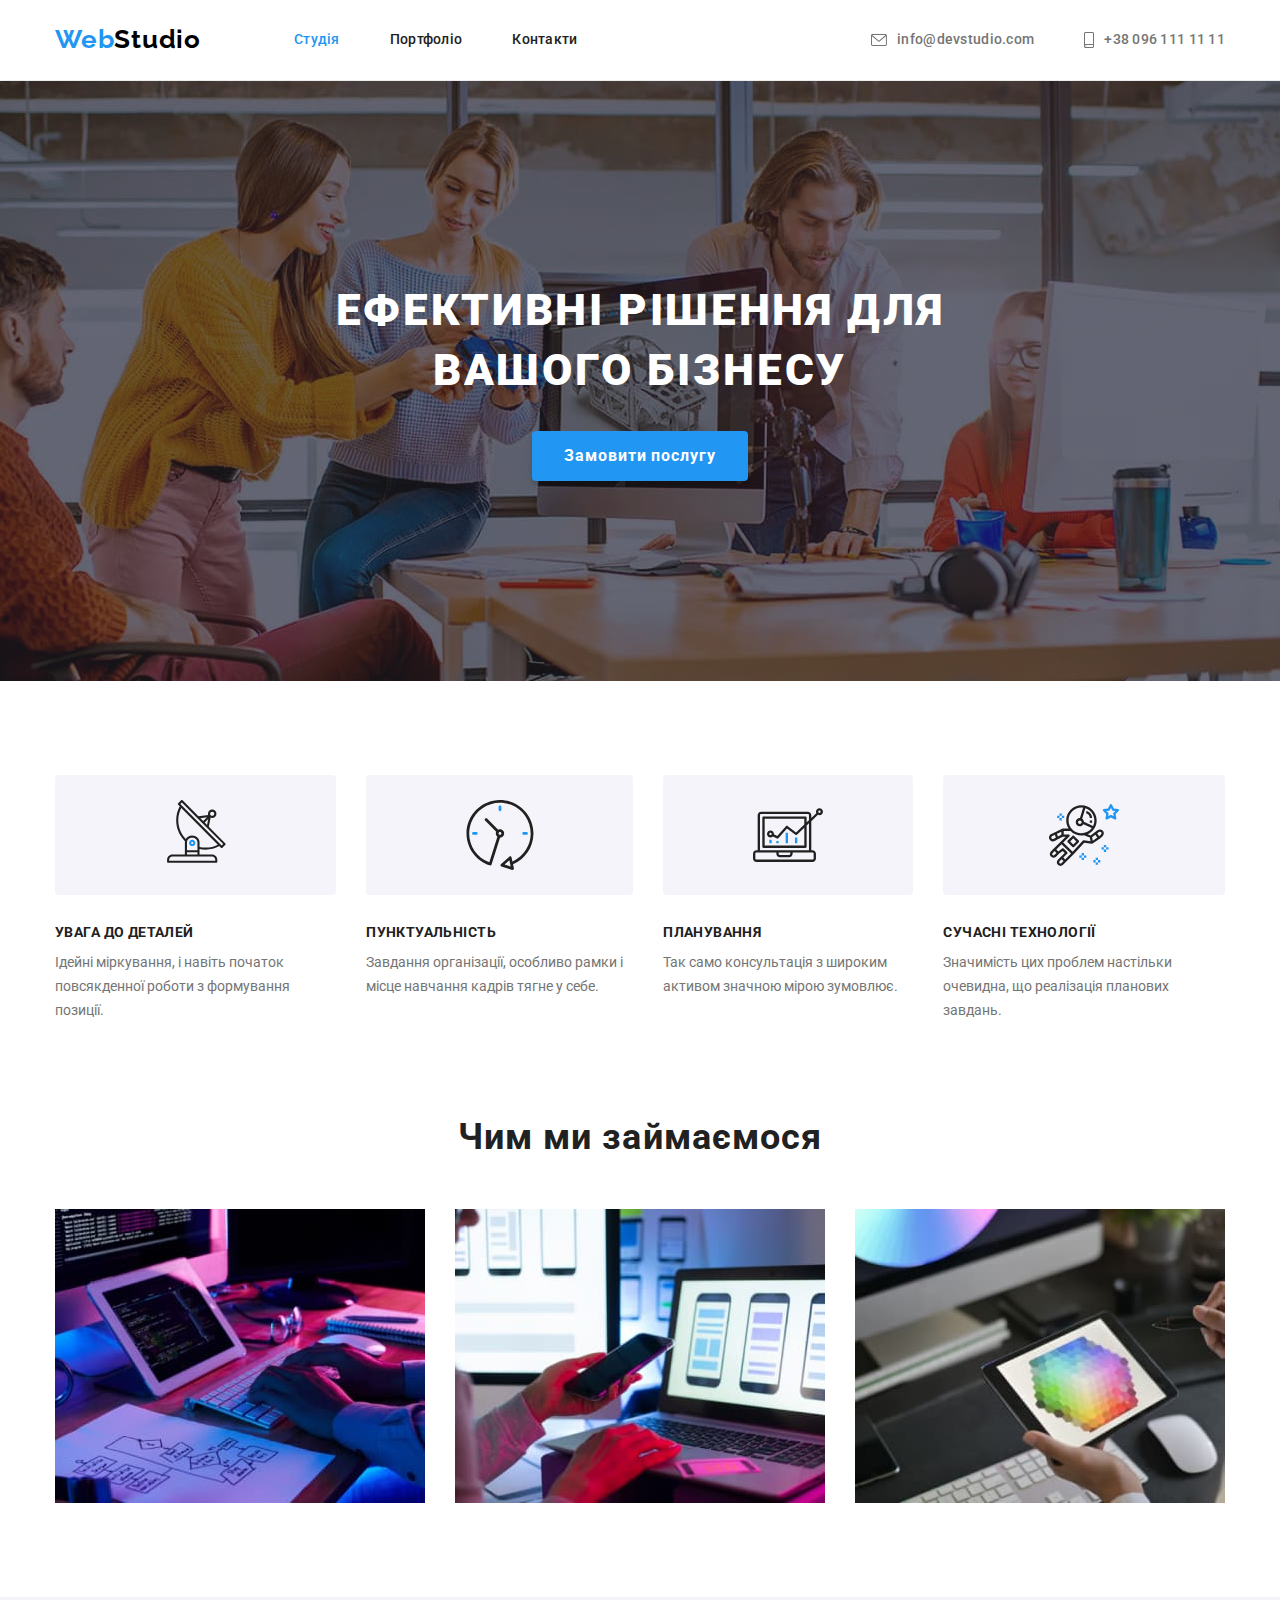
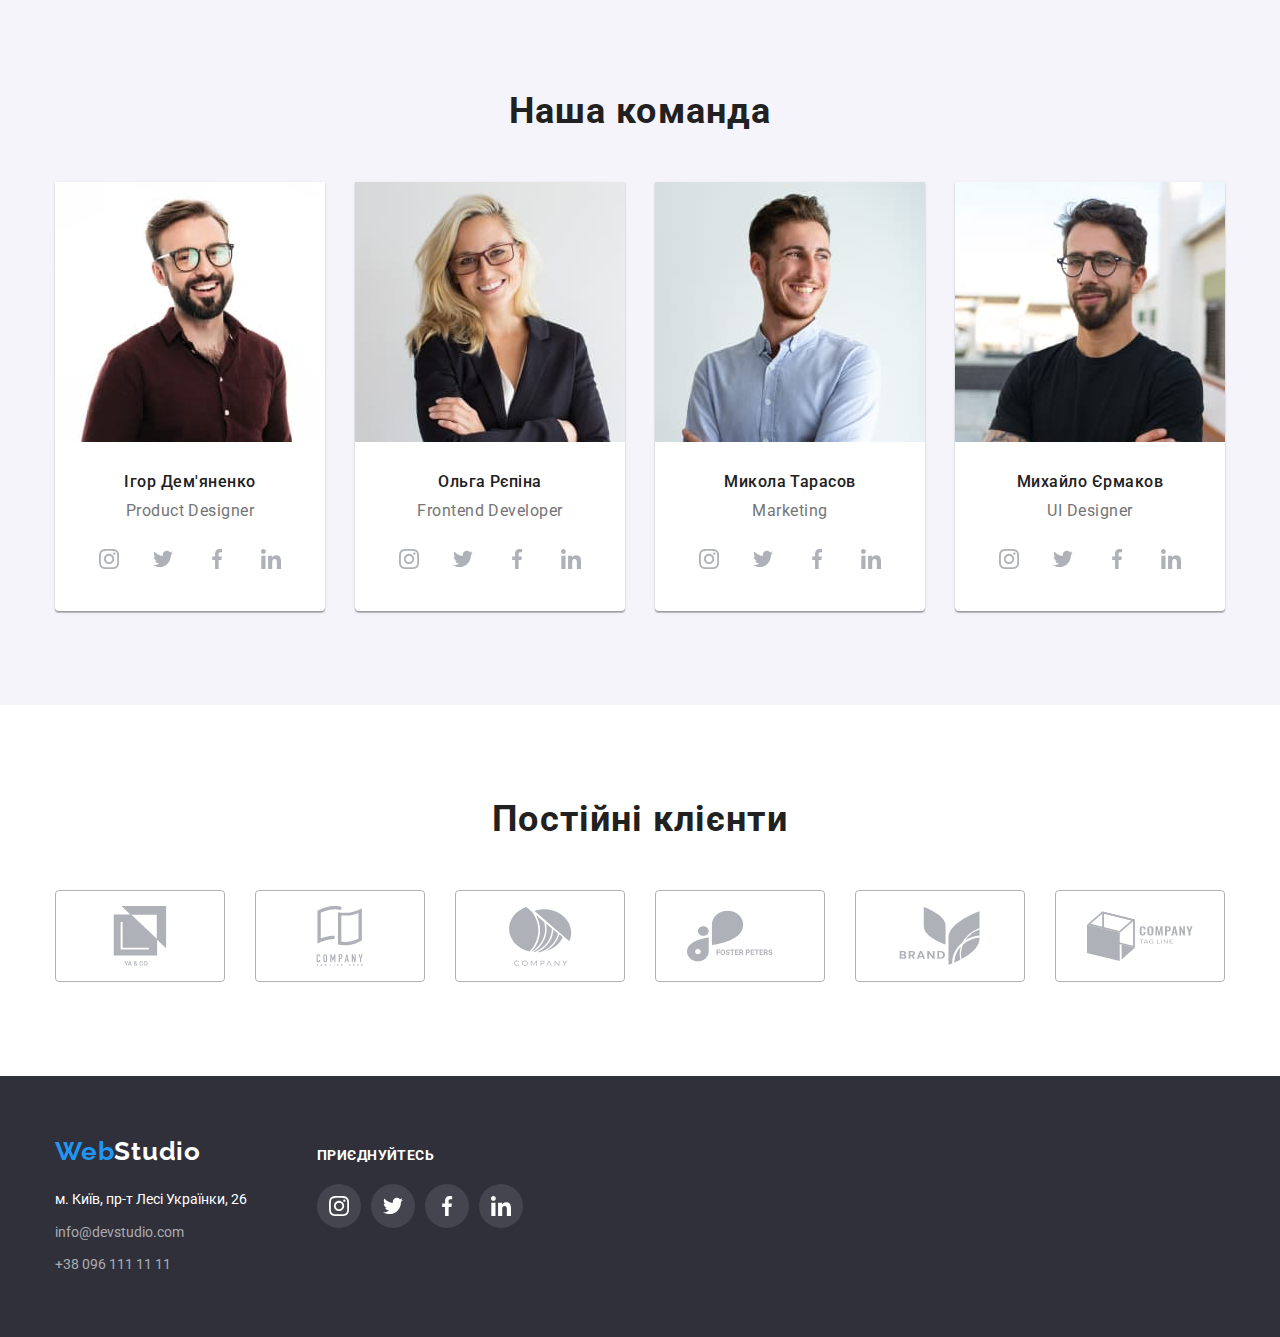
<file: index.html>
<!DOCTYPE html>
<html lang="en">
  <head>
    <meta charset="UTF-8" />
    <meta http-equiv="X-UA-Compatible" content="IE=edge" />
    <meta name="viewport" content="width=device-width, initial-scale=1.0" />
    <title>Document</title>
    <link rel="preconnect" href="https://fonts.googleapis.com" />
    <link rel="preconnect" href="https://fonts.gstatic.com" crossorigin />
    <link
      href="https://fonts.googleapis.com/css2?family=Raleway:wght@700&family=Roboto:wght@400;500;700;900&display=swap"
      rel="stylesheet"
    />
    <link
      rel="stylesheet"
      href="https://cdnjs.cloudflare.com/ajax/libs/modern-normalize/1.1.0/modern-normalize.min.css"
    />
    <link rel="stylesheet" href="./css/styles.css" />
  </head>
  <body class="body">
    <!---ШАПКА ПРОФІЛЯ-->
<header class="header">
  <div class="header-container  container">
    <nav class="main-nav">
      <a class="logo underline link" href="">Web<span class="black-logo">Studio</span>
      </a>
      <ul class="site-nav list">
        <li class="site-nav-item">
          <a href="./index.html" class="site-nav-link current underline link">Студія</a>

        </li>
        <li class="site-nav-item">
          <a href="./portfolio.html" class="site-nav-link  underline link">Портфоліо</a>
        </li>
        <li class="site-nav-item">
          <a href="" class="site-nav-link underline link">Контакти</a>
        </li>
      </ul>
    </nav>

    <!---ЗАКІНЧЕННЯ ШАПКИ ПРОФІЛЯ-->
    <!---АДРЕСА-->
    <ul class="contacts list">
      <li class="contacts-item">
        <a class="contacts-links underline link" href="malto:info@devstudio.com">
          <svg class="icon-header" width="16px" height="12px">
            <use href="./images/svg/sprite.svg#icon-envelope"></use>
          </svg>
          info@devstudio.com
        </a>
      </li>
      <li class="contacts-item">
        <a class="contacts-links underline link" href="tel:+380961111111">
          <svg class="icon-header" width="10px" height="16px">
            <use href="./images/svg/sprite.svg#icon-smartphone"></use>
          </svg>
          +38 096 111 11 11</a>
      </li>
    </ul>
  </div>
</header>

    <!---ЗАКІНЧЕННЯ АДРЕСИ-->

    <!---КНОПКА Замовити послугу-->
    <main>
      <section class="hero section-hero">
        <div class="container">
          <h1 class="hero-title">Ефективні рішення для <br> вашого бізнесу</h1>
          <button class="hero-button" type="button">Замовити послугу</button>
        </div>
      </section>
      <!---КІНЕЦЬ КНОПКА Замовити послугу -->

      <!---ОСОБЛИВОСТІ -->
      <section class="features section">
        <div class="container">
          <h2 class="visually-hidden">Наші переваги</h2>
          <ul class="features-list list">
            <li>
              <div class="icon-bg">
                <svg class="features-icon">
                  <use href="./images/svg/sprite.svg#icon-antenna"></use>
                </svg>
              </div>
              <h3 class="features-title">УВАГА ДО ДЕТАЛЕЙ</h3>
              <p class="features-text">
                Ідейні міркування, і навіть початок повсякденної роботи з
                формування позиції.
              </p>
            </li>
            <li>
              <div class="icon-bg">
                <svg class="features-icon">
                  <use href="./images/svg/sprite.svg#icon-clock"></use>
                </svg>
              </div>
              <h3 class="features-title">ПУНКТУАЛЬНІСТЬ</h3>
              <p class="features-text">
                Завдання організації, особливо рамки і місце навчання кадрів
                тягне у себе.
              </p>
            </li>
            <li>
              <div class="icon-bg">
                <svg class="features-icon">
                  <use href="./images/svg/sprite.svg#icon-diagram"></use>
                </svg>
              </div>
              <h3 class="features-title">ПЛАНУВАННЯ</h3>
              <p class="features-text">
                Так само консультація з широким активом значною мірою зумовлює.
              </p>
            </li>
            <li>
              <div class="icon-bg">
                <svg class="features-icon">
                  <use href="./images/svg/sprite.svg#icon-astronaut"></use>
                </svg>
              </div>
              <h3 class="features-title">СУЧАСНІ ТЕХНОЛОГІЇ</h3>
              <p class="features-text">
                Значимість цих проблем настільки очевидна, що реалізація
                планових завдань.
              </p>
            </li>
          </ul>
        </div>
      </section>
      <!---КІНЕЦЬ ОСОБЛИВОСТІ -->

      <!--ЗАГОЛОВОК Чим ми займаємося-->
      <section class="about section section-about">
        <div class="container">
          <h2 class="heading">Чим ми займаємося</h2>
          <ul class="about-list list">
            <li class="about-item">
              <img
                src="./images/img1.jpg"
                alt="Друкує на клавіатурі"
                width="370"
              />
            </li>
            <li class="about-item">
              <img
                src="./images/img2.jpg"
                alt="Тримає телефон в руці"
                width="370"
              />
            </li>
            <li class="about-item">
              <img
                src="./images/img3.jpg"
                alt="Тримає планшет в руці"
                width="370"
              />
            </li>
          </ul>
        </div>
      </section>
      <!--КІНЕЦЬ ЗАГОЛОВОК Чим ми займаємося-->

      <!--КОМАНДА ПРАЦІВНИКІВ-->
      <section class="staff section">
        <div class="container">
          <h2 class="heading">Наша команда</h2>
          <ul class="staff-list list">
            <li class="staff-item">
              <img
                src="./images/team/team1.jpg"
                alt="Фото Ігора Дем'яненко"
                width="270"
              />
              <div class="staff-list-content">
              <h3 class="staff-title">Ігор Дем'яненко</h3>
              <p class="staff-text">Product Designer</p>
              <ul class="social-list list">
                <li class="social-item">
                  <a class="social-link" href="https://www.instagram.com/" target="_blank" rel="noreferrer noopener">
                    <svg class="social-icon">
                      <use href="./images/svg/sprite.svg#icon-instagram"></use>
                    </svg>
                  </a>
                </li>
                <li class="social-item">
                  <a class="social-link" href="https://twitter.com/" target="_blank" rel="noreferrer noopener">
                    <svg class="social-icon">
                      <use href="./images/svg/sprite.svg#icon-twitter"></use>
                    </svg>
                  </a>
                </li>
                <li class="social-item">
                  <a class="social-link" href="https://www.facebook.com/" target="_blank" rel="noreferrer noopener">
                    <svg class="social-icon">
                      <use href="./images/svg/sprite.svg#icon-facebook"></use>
                    </svg>
                  </a>
                </li>
                <li class="social-item">
                  <a class="social-link" href="https://www.linkedin.com/" target="_blank" rel="noreferrer noopener">
                    <svg class="social-icon">
                      <use href="./images/svg/sprite.svg#icon-linkedin"></use>
                    </svg>
                  </a>
                </li>
              </ul>
              </div>
            </li>
            <li class="staff-item">
              <img
                src="./images/team/team2.jpg"
                alt="Фото Ольга Рєпіна"
                width="270"
              />
              <div class="staff-list-content">
                <h3 class="staff-title">Ольга Рєпіна</h3>
                <p class="staff-text">Frontend Developer</p>
                <ul class="social-list list">
                  <li class="social-item">
                    <a class="social-link" href="https://www.instagram.com/" target="_blank" rel="noreferrer noopener">
                      <svg class="social-icon">
                        <use href="./images/svg/sprite.svg#icon-instagram"></use>
                      </svg>
                    </a>
                  </li>
                  <li class="social-item">
                    <a class="social-link" href="https://twitter.com/" target="_blank" rel="noreferrer noopener">
                      <svg class="social-icon">
                        <use href="./images/svg/sprite.svg#icon-twitter"></use>
                      </svg>
                    </a>
                  </li>
                  <li class="social-item">
                    <a class="social-link" href="https://www.facebook.com/" target="_blank" rel="noreferrer noopener">
                      <svg class="social-icon">
                        <use href="./images/svg/sprite.svg#icon-facebook"></use>
                      </svg>
                    </a>
                  </li>
                  <li class="social-item">
                    <a class="social-link" href="https://www.linkedin.com/" target="_blank" rel="noreferrer noopener">
                      <svg class="social-icon">
                        <use href="./images/svg/sprite.svg#icon-linkedin"></use>
                      </svg>
                    </a>
                  </li>
                </ul>
              </div>
            </li>
            <li class="staff-item">
              <img
                src="./images/team/team3.jpg"
                alt="Фото Микола Тарасов"
                width="270"
              />
              <div class="staff-list-content">
                <h3 class="staff-title">Микола Тарасов</h3>
                <p class="staff-text">Marketing</p>
                <ul class="social-list list">
                  <li class="social-item">
                    <a class="social-link" href="https://www.instagram.com/" target="_blank" rel="noreferrer noopener">
                      <svg class="social-icon">
                        <use href="./images/svg/sprite.svg#icon-instagram"></use>
                      </svg>
                    </a>
                  </li>
                  <li class="social-item">
                    <a class="social-link" href="https://twitter.com/" target="_blank" rel="noreferrer noopener">
                      <svg class="social-icon">
                        <use href="./images/svg/sprite.svg#icon-twitter"></use>
                      </svg>
                    </a>
                  </li>
                  <li class="social-item">
                    <a class="social-link" href="https://www.facebook.com/" target="_blank" rel="noreferrer noopener">
                      <svg class="social-icon">
                        <use href="./images/svg/sprite.svg#icon-facebook"></use>
                      </svg>
                    </a>
                  </li>
                  <li class="social-item">
                    <a class="social-link" href="https://www.linkedin.com/" target="_blank" rel="noreferrer noopener">
                      <svg class="social-icon">
                        <use href="./images/svg/sprite.svg#icon-linkedin"></use>
                      </svg>
                    </a>
                  </li>
                </ul>
              </div>
            </li>
            <li class="staff-item">
              <img
                src="./images/team/team4.jpg"
                alt="Фото Михайло Єрмаков"
                width="270"
              />
              <div class="staff-list-content">
                <h3 class="staff-title">Михайло Єрмаков</h3>
                <p class="staff-text">UI Designer</p>
                <ul class="social-list list">
                  <li class="social-item">
                    <a class="social-link" href="https://www.instagram.com/" target="_blank" rel="noreferrer noopener">
                      <svg class="social-icon">
                        <use href="./images/svg/sprite.svg#icon-instagram"></use>
                      </svg>
                    </a>
                  </li>
                  <li class="social-item">
                    <a class="social-link" href="https://twitter.com/" target="_blank" rel="noreferrer noopener">
                      <svg class="social-icon">
                        <use href="./images/svg/sprite.svg#icon-twitter"></use>
                      </svg>
                    </a>
                  </li>
                  <li class="social-item">
                    <a class="social-link" href="https://www.facebook.com/" target="_blank" rel="noreferrer noopener">
                      <svg class="social-icon">
                        <use href="./images/svg/sprite.svg#icon-facebook"></use>
                      </svg>
                    </a>
                  </li>
                  <li class="social-item">
                    <a class="social-link" href="https://www.linkedin.com/" target="_blank" rel="noreferrer noopener">
                      <svg class="social-icon">
                        <use href="./images/svg/sprite.svg#icon-linkedin"></use>
                      </svg>
                    </a>
                  </li>
                </ul>
              </div>
            </li>
          </ul>
        </div>
      </section>

           <!--Постійні клієнти-->
           <section class="section">
            <div class="container">
              <h2 class="heading">Постійні клієнти</h2>
              <ul class="client-list list">
                <li class="client-item">
                  <a class="client-link" href="">
                    <svg class="client-icon">
                      <use href="./images/svg/sprite.svg#icon-group"></use>
                    </svg>
                  </a>
                </li>
                <li class="client-item">
                  <a class="client-link" href="">
                    <svg class="client-icon">
                      <use href="./images/svg/sprite.svg#icon-group1"></use>
                    </svg>
                  </a>
                </li>
                <li class="client-item">
                  <a class="client-link" href="">
                    <svg class="client-icon">
                      <use href="./images/svg/sprite.svg#icon-group2"></use>
                    </svg>
                  </a>
                </li>
                <li class="client-item">
                  <a class="client-link" href="">
                    <svg class="client-icon">
                      <use href="./images/svg/sprite.svg#icon-group3"></use>
                    </svg>
                  </a>
                </li>
                <li class="client-item">
                  <a class="client-link" href="">
                    <svg class="client-icon">
                      <use href="./images/svg/sprite.svg#icon-group4"></use>
                    </svg>
                  </a>
                </li>
                <li class="client-item">
                  <a class="client-link" href="">
                    <svg class="client-icon">
                      <use href="./images/svg/sprite.svg#icon-group5"></use>
                    </svg>
                  </a>
                </li>
              </ul>
            </div>
           </section>
      <!--КІНЕЦЬ КОМАНДА ПРАЦІВНИКІВ-->
      <!--footer-->
    <footer class="footer">
      <div class="footer-container container">
        <div class="">
          <a class="logo-footer underline link" href="/index.html">Web<span class="white-logo">Studio</span>
          </a>
          <address class="address">
            <ul class="address-list list">
              <li class="address-item">
                <a href="https://goo.gl/maps/HCuwmD3rSAXzaj4Q9" class="address-link underline link" target="_blank"
                  rel="noreferrer noopener">м. Київ, пр-т Лесі Українки, 26</a>
              </li>
              <li class="footer-social">
                <a href="malto:info@devstudio.com" class="contacts-links-footer underline link">info@devstudio.com</a>
              </li>
              <li class="footer-social">
                <a href="tel:+380961111111" class="contacts-links-footer underline link">+38 096 111 11 11</a>
              </li>
            </ul>
          </address>
        </div>
        <div class="social-footer">
          <p class="social-footer-title">приєднуйтесь</p>
          <ul class="social-footer-list list">
            <li class="social-footer-item">
              <a class="social-footer-link" href="https://www.instagram.com/" target="_blank" rel="noreferrer noopener">
                <svg class="social-footer-icon" >
                  <use href="./images/svg/sprite.svg#icon-instagram"></use>
                </svg>
              </a>
            </li>
            <li class="social-footer-item">
              <a class="social-footer-link" href="https://twitter.com/" target="_blank" rel="noreferrer noopener">
                <svg class="social-footer-icon">
                  <use href="./images/svg/sprite.svg#icon-twitter"></use>
                </svg>
              </a>
            </li>
            <li class="social-footer-item">
              <a class="social-footer-link" href="https://www.facebook.com/" target="_blank" rel="noreferrer noopener">
                <svg class="social-footer-icon">
                  <use href="./images/svg/sprite.svg#icon-facebook"></use>
                </svg>
              </a>
            </li>
            <li class="social-footer-item">
              <a class="social-footer-link" href="https://www.linkedin.com/" target="_blank" rel="noreferrer noopener">
                <svg class="social-footer-icon">
                  <use href="./images/svg/sprite.svg#icon-linkedin"></use>
                </svg>
              </a>
            </li>
          </ul>
        </div>
      </div>
    </footer>
      <!--КІНЕЦЬ footer-->
    </main>
  </body>
</html>
</file>
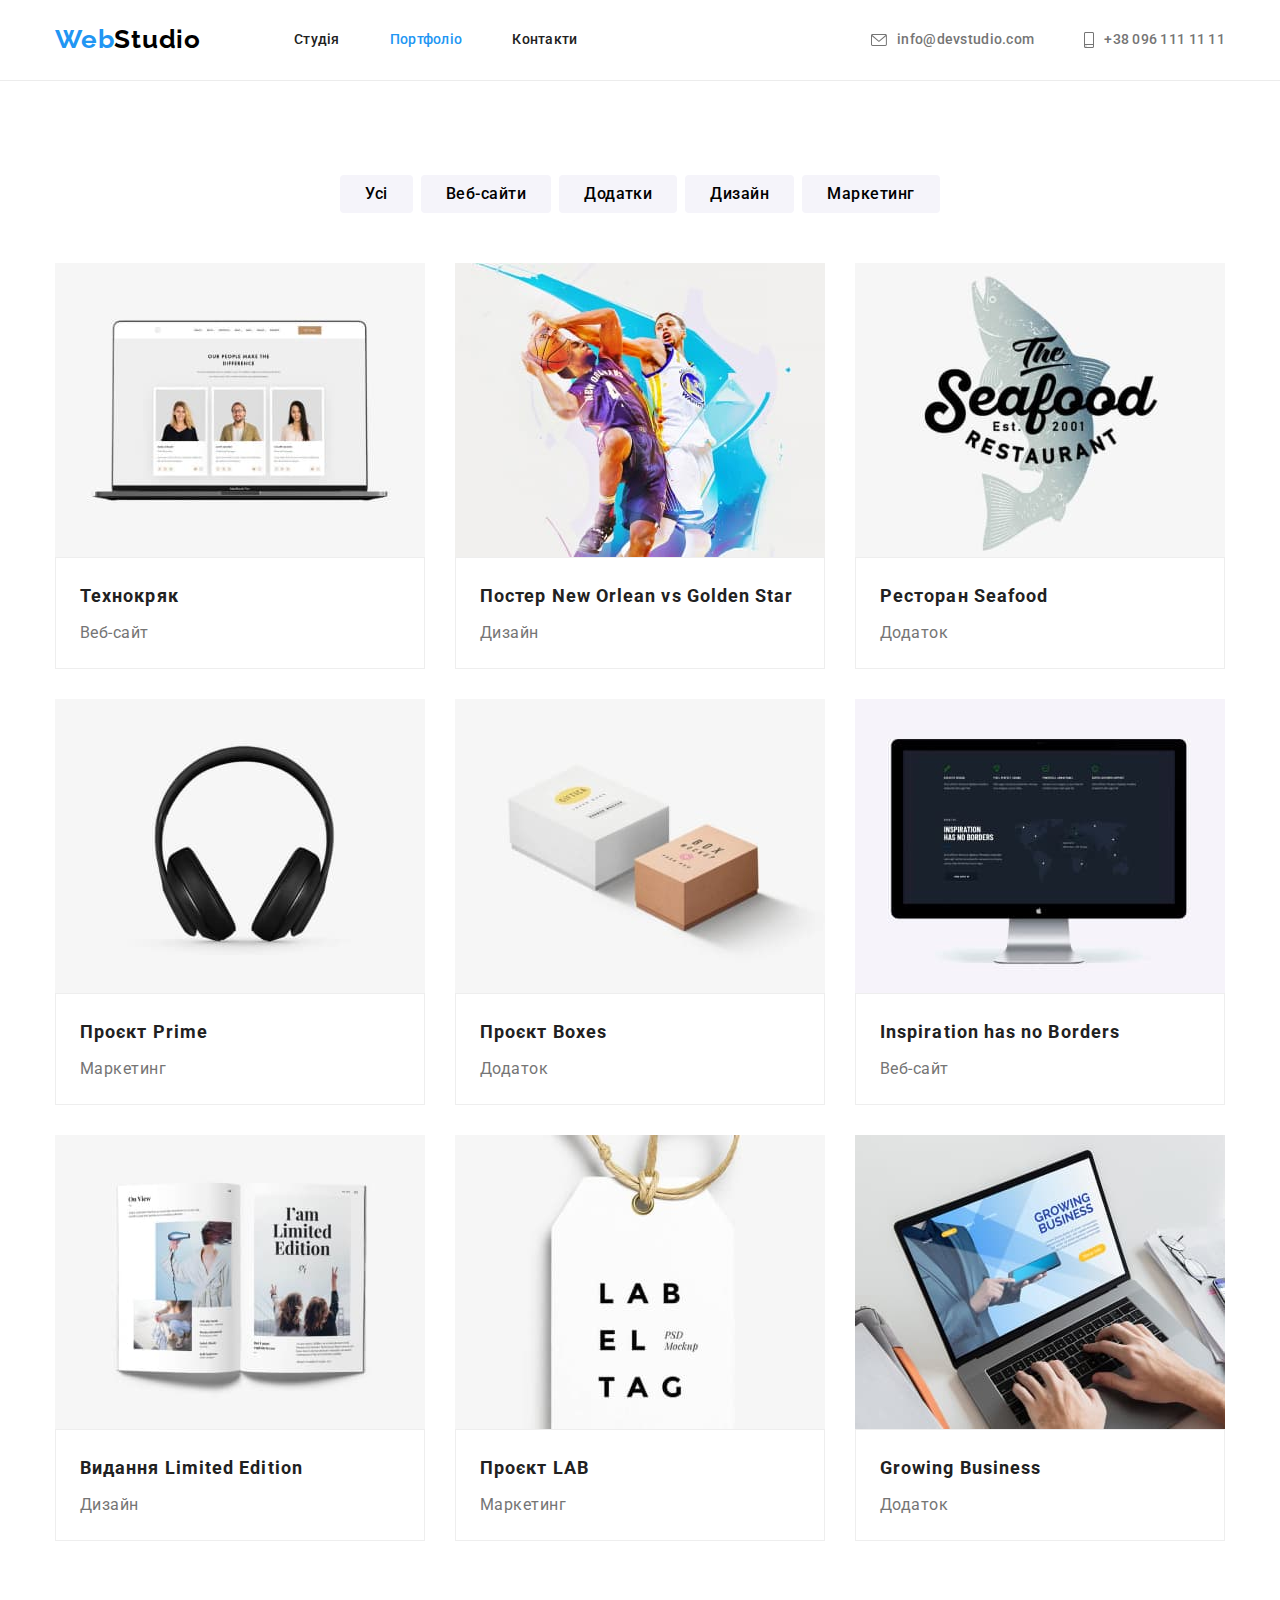
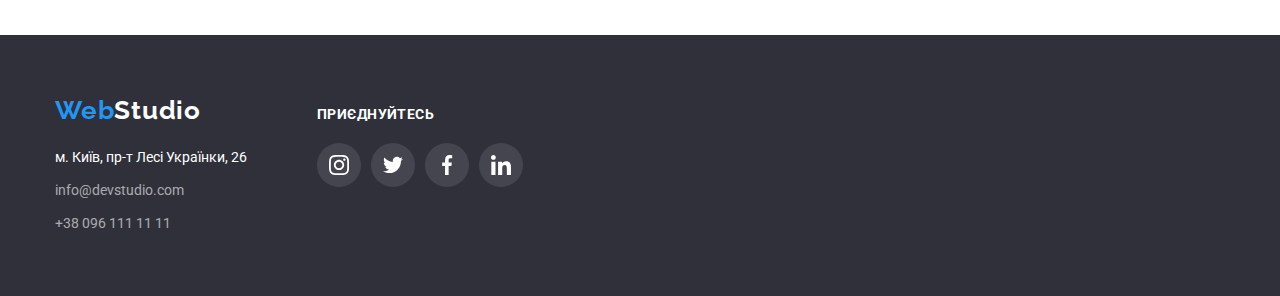
<file: portfolio.html>
<!DOCTYPE html>
<html lang="en">
  <head>
    <meta charset="UTF-8" />
    <meta http-equiv="X-UA-Compatible" content="IE=edge" />
    <meta name="viewport" content="width=device-width, initial-scale=1.0" />
    <title>Document</title>
    <link rel="preconnect" href="https://fonts.googleapis.com" />
    <link rel="preconnect" href="https://fonts.gstatic.com" crossorigin />
    <link
      href="https://fonts.googleapis.com/css2?family=Raleway:wght@700&family=Roboto:wght@400;500;700;900&display=swap"
      rel="stylesheet"
    />
    <link
      rel="stylesheet"
      href="https://cdnjs.cloudflare.com/ajax/libs/modern-normalize/1.1.0/modern-normalize.min.css"
    />
    <link rel="stylesheet" href="./css/styles.css" />
  </head>
  <body class="body">
    <!---ШАПКА ПРОФІЛЯ-->
    <header class="header">
      <div class="header-container  container">
      <nav class="main-nav">
        <a class="logo underline link" href="/index.html">Web<span class="black-logo">Studio</span>
        </a>
        <ul class="site-nav list">
          <li class="site-nav-item">
            <a href="./index.html" class="site-nav-link underline link">Студія</a>
          </li>
          <li class="site-nav-item">
            <a href="" class="site-nav-link current underline link">Портфоліо</a>
          </li>
          <li class="site-nav-item">
            <a href="" class="site-nav-link underline link">Контакти</a>
          </li>
        </ul>
      </nav>
    
      <!---ЗАКІНЧЕННЯ ШАПКИ ПРОФІЛЯ-->
      <!---АДРЕСА-->
      <ul class="contacts list">
        <li class="contacts-item">
          <a class="contacts-links underline link" href="malto:info@devstudio.com">
            <svg class="icon-header" width="16px" height="12px">
              <use href="./images/svg/sprite.svg#icon-envelope"></use>
            </svg>
            info@devstudio.com
          </a>
        </li>
        <li class="contacts-item">
          <a class="contacts-links underline link" href="tel:+380961111111">
            <svg class="icon-header" width="10px" height="16px">
              <use href="./images/svg/sprite.svg#icon-smartphone"></use>
            </svg>
            +38 096 111 11 11</a>
        </li>
      </ul>
      </div>
    </header>
    <!---ЗАКІНЧЕННЯ АДРЕСИ-->
    <!--Секція з кнопками -->
    <main>
      <section class="section">
        <div class="container">
                  <h1 class="visually-hidden">Портфоліо</h1>
          <ul class="button-list list">
            <li class="button-title">
              <button class="button-text" type="button">Усі</button>
            </li>
            <li class="button-title">
              <button class="button-text" type="button">Веб-сайти</button>
            </li>
            <li class="button-title">
              <button class="button-text" type="button">Додатки</button>
            </li>
            <li class="button-title">
              <button class="button-text" type="button">Дизайн</button>
            </li>
            <li class="button-title">
              <button class="button-text" type="button">Маркетинг</button>
            </li>
          </ul>

        <!--ЗАКІНЧЕННЯ Секції з кнопками -->

        <!--СЕКЦІЯ ПОРТФОЛІО-->
       
          <ul class="portfolio  list">
            <li class="portfolio-card">
              <a class="portfolio-link underline link" href="">
                <img
                  class="portfolio-img"
                  src="./images/portfolio/img1.jpg"
                  alt="Зображений веб-сайт"
                  width="370"
                />
                <div class="card-list">
                  <h2 class="portfolio-title">Технокряк</h2>
                  <p class="portfolio-text">Веб-сайт</p>
                </div>
              </a>
            </li>
            <li class="portfolio-card">
              <a class="portfolio-link underline link" href="">
                <img
                  class="portfolio-img"
                  src="./images/portfolio/img2.jpg"
                  alt="Постер New Orlean vs Golden Star"
                  width="370"
                />
                <div class="card-list">
                  <h2 class="portfolio-title">
                    Постер New Orlean vs Golden Star
                  </h2>
                  <p class="portfolio-text">Дизайн</p>
                </div>
              </a>
            </li>
            <li class="portfolio-card">
              <a class="portfolio-link underline link" href="">
                <img
                  class="portfolio-img"
                  src="./images/portfolio/img3.jpg"
                  alt=""
                  width="370"
                />
                <div class="card-list">
                  <h2 class="portfolio-title">Ресторан Seafood</h2>
                <p class="portfolio-text">Додаток</p>
              </div>
              </a>
            </li>
            <li class="portfolio-card">
              <a class="portfolio-link underline link" href="">
                <img
                  class="portfolio-img"
                  src="./images/portfolio/img4.jpg"
                  alt=""
                  width="370"
                />
                <div class="card-list">
                  <h2 class="portfolio-title">Проєкт Prime</h2>
                  <p class="portfolio-text">Маркетинг</p>
                </div>
              </a>
            </li>
            <li class="portfolio-card">
              <a class="portfolio-link underline link" href="">
                <img
                  class="portfolio-img"
                  src="./images/portfolio/img5.jpg"
                  alt=""
                  width="370"
                />
                <div class="card-list">
                  <h2 class="portfolio-title">Проєкт Boxes</h2>
                  <p class="portfolio-text">Додаток</p>
                </div>
              </a>
            </li>
            <li class="portfolio-card">
              <a class="portfolio-link underline link" href="">
                <img
                  class="portfolio-img"
                  src="./images/portfolio/img6.jpg"
                  alt=""
                  width="370"
                />
                <div class="card-list">
                  <h2 class="portfolio-title">Inspiration has no Borders</h2>
                  <p class="portfolio-text">Веб-сайт</p>
                </div>
              </a>
            </li>
            <li class="portfolio-card">
              <a class="portfolio-link underline link" href="">
                <img
                  class="portfolio-img"
                  src="./images/portfolio/img7.jpg"
                  alt=""
                  width="370"
                />
                <div class="card-list">
                  <h2 class="portfolio-title">Видання Limited Edition</h2>
                  <p class="portfolio-text">Дизайн</p>
                </div>
              </a>
            </li>
            <li class="portfolio-card">
              <a class="portfolio-link underline link" href="">
                <img
                  class="portfolio-img"
                  src="./images/portfolio/img8.jpg"
                  alt=""
                  width="370"
                />
                <div class="card-list">
                  <h2 class="portfolio-title">Проєкт LAB</h2>
                  <p class="portfolio-text">Маркетинг</p>
                </div>
              </a>
            </li>
            <li class="portfolio-card">
              <a class="portfolio-link underline link" href="">
                <img
                  class="portfolio-img"
                  src="./images/portfolio/img9.jpg"
                  alt=""
                  width="370"
                />
                <div class="card-list">
                  <h2 class="portfolio-title">Growing Business</h2>
                  <p class="portfolio-text">Додаток</p>
                </div>
              </a>
            </li>
          </ul>
        </div>
      </section>
    </main>
    <!--ЗАКІНЧЕННЯ СЕКЦІЇ ПОРТФОЛІО-->

    <!--footer-->
    <footer class="footer">
      <div class="footer-container container">
        <div class="">
          <a class="logo-footer underline link" href="/index.html">Web<span class="white-logo">Studio</span>
          </a>
          <address class="address">
            <ul class="address-list list">
              <li class="address-item">
                <a href="https://goo.gl/maps/HCuwmD3rSAXzaj4Q9" class="address-link underline link" target="_blank"
                  rel="noreferrer noopener">м. Київ, пр-т Лесі Українки, 26</a>
              </li>
              <li class="footer-social">
                <a href="malto:info@devstudio.com" class="contacts-links-footer underline link">info@devstudio.com</a>
              </li>
              <li class="footer-social">
                <a href="tel:+380961111111" class="contacts-links-footer underline link">+38 096 111 11 11</a>
              </li>
            </ul>
          </address>
        </div>
        <div class="social-footer">
          <p class="social-footer-title">приєднуйтесь</p>
          <ul class="social-footer-list list">
            <li class="social-footer-item">
              <a class="social-footer-link" href="https://www.instagram.com/" target="_blank" rel="noreferrer noopener">
                <svg class="social-footer-icon" width="20px" height="20px">
                  <use href="./images/svg/sprite.svg#icon-instagram"></use>
                </svg>
              </a>
            </li>
            <li class="social-footer-item">
              <a class="social-footer-link" href="https://twitter.com/" target="_blank" rel="noreferrer noopener">
                <svg class="social-footer-icon" width="20px" height="20px">
                  <use href="./images/svg/sprite.svg#icon-twitter"></use>
                </svg>
              </a>
            </li>
            <li class="social-footer-item">
              <a class="social-footer-link" href="https://www.facebook.com/" target="_blank" rel="noreferrer noopener">
                <svg class="social-footer-icon" width="20px" height="20px">
                  <use href="./images/svg/sprite.svg#icon-facebook"></use>
                </svg>
              </a>
            </li>
            <li class="social-footer-item">
              <a class="social-footer-link" href="https://www.linkedin.com/" target="_blank" rel="noreferrer noopener">
                <svg class="social-footer-icon" width="20px" height="20px">
                  <use href="./images/svg/sprite.svg#icon-linkedin"></use>
                </svg>
              </a>
            </li>
          </ul>
        </div>
      </div>
    </footer>
    <!--КІНЕЦЬ footer-->
  </body>
</html>
</file>
<file: css/styles.css>
:root {
  --accent-text-color: #2196f3;
  --primary-text-color: #000000;
  --primary-white-color: #ffffff;
  --title-text-color: #212121;
  --primary-gray-color: #757575;
  --background-color: #2f303a;
  --main-font: "Roboto", sans-serif;
  --svg-color: #AFB1B8;
  --button-background-color: #F5F4FA;
}

h1,
h2,
h3,
h4,
h5,
h6,
p {
  margin-top: 0;
  margin-bottom: 0;
}

ul,
ol {
  margin-top: 0;
  margin-bottom: 0;
  padding-left: 0;
}

html {
  box-sizing: border-box;
}

.body {
  font-family: var(--main-font);
  color: var(--title-text-color);
}

.container {
  width: 1200px;
  padding-left: 15px;
  padding-right: 15px;
  margin-left: auto;
  margin-right: auto;
 /*border: 1px solid*/
}

.underline {
  text-decoration: none;
}
.list {
  list-style: none;
  margin: 0;
  padding: 0;
}
 img {
  display: block;
  max-width: 100%;
  height: auto;
}
.link {
  text-decoration: none;
  color: currentColor;
}
.visually-hidden {
  position: absolute;
  width: 1px;
  height: 1px;
  margin: -1px;
  border: 0;
  padding: 0;

  white-space: nowrap;
  clip-path: inset(100%);
  clip: rect(0 0 0 0);
  overflow: hidden;
}

.section{
  padding-bottom: 94px;
  padding-top: 94px;
}

.section-about{
  padding-top: 0;
}

/*---------ШАПКА ПРОФІЛЯ--------*/
.header{
  border-bottom: 1px solid #ECECEC;
}


.header-container{
  display: flex;
  align-items: center;
}

.main-nav{
  display: flex;
  align-items: center;
}

.logo {
  font-family: "Raleway", sans-serif;
  font-weight: 700;
  font-size: 26px;
  line-height: 1.2;
  letter-spacing: 0.03em;
  color: var(--accent-text-color);
}

.black-logo {
  color: var(--primary-text-color);
}

.site-nav{
  display: flex;
  margin-left: 93px;
}

.site-nav-item + .site-nav-item{
  margin-left: 50px;
}

.site-nav-link {
  display: block;
  padding-top: 32px;
  padding-bottom: 32px;

  font-weight: 500;
  font-size: 14px;
  line-height: 1.14;
  letter-spacing: 0.02em;
  color: var(--title-text-color);
}

.site-nav-link:hover,
.site-nav-link:focus {
  color: var(--accent-text-color);
}

.current {
  color: var(--accent-text-color);
}
.color:visited {
  color: var(--accent-text-color);
}

.contacts{
  display: flex;
  margin-left: auto;
}

.contacts-item + .contacts-item {
  margin-left: 50px;
}

.contacts-links {
  padding-top: 32px;
  padding-bottom: 32px;

  display: inline-flex;
  align-items: center;

  font-weight: 500;
  font-size: 14px;
  line-height: 1.14;
  letter-spacing: 0.02em;
  cursor: pointer;
  color: var(--primary-gray-color);
}


.contacts-links:hover .icon-header,
.contacts-links:focus .icon-header {
  fill: var(--accent-text-color);
}

.contacts-links:hover,
.contacts-links:focus {
  color: var(--accent-text-color);
}

.icon-header{
  margin-right: 10px;
  fill: var(--primary-gray-color);
}



/*------КНОПКА Замовити послугу------*/

.hero {
background-color: var(--background-color);
  max-width: 1600px;
  height: 600px;
  margin-left: auto;
  margin-right: auto;
  background-image:
   linear-gradient(rgba(47, 48, 58, 0.4),
        rgba(47, 48, 58, 0.4)),
      url("../images/bg-img/bg.jpg");
  background-repeat: no-repeat;
  background-position: center;
  background-size: cover;

}

.section-hero{
  padding-top: 200px;
  padding-bottom: 200px;
}

.hero-title {
  margin-bottom: 30px;

  font-weight: 900;
  font-size: 44px;
  line-height: 1.36;
  text-align: center;
  letter-spacing: 0.06em;
  text-transform: uppercase;
  color: var(--primary-white-color);
}

.hero-button {
display: block;
margin-left: auto;
margin-right: auto;

  max-width: 217px;
  min-height: 50px;
  padding: 10px 32px;

  font-weight: 700;
  font-size: 16px;
  line-height: 1.87;
  display: flex;
  align-items: center;
  text-align: center;
  cursor: pointer;
  letter-spacing: 0.06em;
  color: var(--primary-white-color);
  background: #2196f3;
  box-shadow: 0px 4px 4px rgba(0, 0, 0, 0.15);
  border-radius: 4px;
  border-style: none;
}

/*-----------ОСОБЛИВОСТІ----------*/
.features-list {
  gap: 30px;
  display: flex;
  margin: 0;
}

.features-title {
  margin-bottom: 10px;

  font-weight: 700;
  font-size: 14px;
  line-height: 1.14;
  letter-spacing: 0.03em;
  text-transform: uppercase;
}

.features-text {
  font-weight: 400;
  font-size: 14px;
  line-height: 1.71;
  color: var(--primary-gray-color);
}

.icon-bg{
  margin-bottom: 30px;
  height: 120px;
  display: flex;
  align-items: center;
  justify-content: center;
  background: #F5F4FA;
    border-radius: 4px;
}

.features-icon{
  width: 70px;
  height: 70px;
}

/*------ЧИМ МИ ЗАЙМАЄМОСЬ--------*/
.about {
}

.about-list {
  display: flex;
}

.about-item + .about-item{
  margin-left: 30px;
}
/*--------КОМАНДА ПРАЦІВНИКІВ-----*/
.heading {
  margin-bottom: 50px;

  font-weight: 700;
  font-size: 36px;
  line-height: 1.16;
  letter-spacing: 0.03em;
  text-align: center;
}

.staff {
  background: #f5f4fa;
}

.staff-list {
  display: flex;
}

.staff-item+.staff-item {
  margin-left: 30px;
}

.staff-item{
  background-color: var(--primary-white-color);
  box-shadow: 0px 1px 3px rgba(0, 0, 0, 0.12), 0px 1px 1px rgba(0, 0, 0, 0.14), 0px 2px 1px rgba(0, 0, 0, 0.2);
    border-radius: 0px 0px 4px 4px;
}

.staff-list-content{
padding: 30px 32px;
}
.staff-title {
  margin-bottom: 10px;
  font-weight: 500;
  font-size: 16px;
  line-height: 1.2;
  letter-spacing: 0.03em;
  text-align: center;
}

.staff-text {
  margin-bottom: 16px;

  font-size: 16px;
  line-height: 1.2;
  letter-spacing: 0.03em;
  text-align: center;
  color: var(--primary-gray-color);
}

.social-list{
  display: flex;
  justify-content: space-between;
}


.social-link{
  display: flex;
    justify-content: center;
    align-items: center;
    width: 44px;
    height: 44px;
    background-color: transparent;
    border-radius: 50%;
}

.social-link:hover,
.social-link:focus{
  background-color: var(--accent-text-color);
}

.social-link:hover .social-icon,
.social-link:focus .social-icon{
  fill: var(--primary-white-color);
}


.social-icon{
  width: 20px;
  height: 20px;
  fill: var(--svg-color);
}

/*--------- АДРЕС------------*/
.address {
  font-style: normal;
}

.address-list {
}

.address-item {
  margin-bottom: 9px;
}

.address-link {
  font-size: 14px;
  line-height: 1.71;
  color: var(--primary-white-color);
  
}

.address-link:hover,
.address-link:focus {
  color: var(--accent-text-color);
}



/*-------Секція з кнопками PORTFOLIO-----*/


.button-list{
margin-bottom: 50px;

  display: flex;
  justify-content: center;
  gap: 8px;
}

.button-text {
  padding: 6px 25px;

  font-weight: 500;
  font-size: 16px;
  line-height: 1.62;
  letter-spacing: 0.03em;
  text-align: center;
  cursor: pointer;
  border-style: none;
  border-radius: 4px;
  background: var(--button-background-color);
}

.button-text:hover,
.button-text:focus {
  background-color: var(--accent-text-color);
  color: var(--primary-white-color);
  box-shadow: 0px 3px 1px rgba(0, 0, 0, 0.1), 0px 1px 2px rgba(0, 0, 0, 0.08), 0px 2px 2px rgba(0, 0, 0, 0.12);
    border-radius: 4px;
}
/*--------Постійні клієнти--------*/

.client-list{
  display: flex;
  justify-content: space-between;
}

.client-item{
  
}

.client-link{
  display: flex;
  justify-content: center;
  align-items: center;

  width: 170px;
    height: 92px;
    fill: var(--svg-color);
    border: 1px solid #AFB1B8;
      border-radius: 4px;
          transition: fill 250ms linear, border 250ms linear;
}

.client-link:hover,
.client-link:focus {
fill: var(--accent-text-color);
border-color: var(--accent-text-color);
}
.client-icon{
width: 106px;
height: 60px;
}
/*--------СЕКЦІЯ ПОРТФОЛІО--------*/



.portfolio{
padding: 0;
margin: 0;
list-style: none;

display: flex;
flex-wrap: wrap;
margin-right: -30px;
margin-bottom: -30px;
}

.portfolio-card{
flex-basis: calc(100% / 3 - 30px);
margin-right: 30px;
margin-bottom: 30px;
}

.card-list{
  padding: 20px 24px;
  border: 1px solid #EEEEEE;
}

.portfolio-link:hover,
.portfolio-link:focus{
  display: block;
    box-shadow: 0px 1px 1px 
     rgba(0, 0, 0, 0.12), 0px 4px 4px
     rgba(0, 0, 0, 0.06), 1px 4px 6px 
     rgba(0, 0, 0, 0.16);
}

/*.portfolio-card:nth-child(3n){
  margin-right: 0;
}

.portfolio-card:nth-last-child(-n + 3){
  margin-bottom: 0;
}
*/


.portfolio{
  
}
.portfolio-img {
}

.portfolio-card{
  

}

/*---------СЕКЦІЯ ПОРТФОЛІО--------*/
.portfolio-title {
  margin-bottom: 4px;

  font-weight: 700;
  font-size: 18px;
  line-height: 2;
  letter-spacing: 0.06em;
  color: var(--title-text-color);
}

.portfolio-text {
  font-size: 16px;
  line-height: 1.87;
  letter-spacing: 0.03em;
  color: var(--primary-gray-color);
}

/*----------- ФУТЕР--------*/
.footer {
  padding-top: 60px;
  padding-bottom: 60px;
  background: var(--background-color);
}

.logo-footer {
  margin-bottom: 20px;
  display: inline-block;
  
  font-family: "Raleway", sans-serif;
  font-weight: 700;
  font-size: 26px;
  line-height: 1.2;
  letter-spacing: 0.03em;
  color: var(--accent-text-color);  
}

.white-logo {
  color: var(--primary-white-color);
}


/*--------- АДРЕС footer------------*/
.address {
  font-style: normal;
}

.address-list {}

.address-item {
  margin-bottom: 9px;
}

.address-link {
  font-size: 14px;
  line-height: 1.71;
  color: var(--primary-white-color);
}

.address-link:hover,
.address-link:focus {
  color: var(--accent-text-color);
}

.contacts-links-footer {
  font-size: 14px;
  line-height: 1.71;
  color: rgba(255, 255, 255, 0.6);
}

.contacts-links-footer:hover,
.contacts-links-footer:focus {
  color: var(--accent-text-color);
}

.footer-social:not(:last-child){
  margin-bottom: 9px;
}

/*------приєднуйтесь footer-------*/
.footer-container{
display: flex;
align-items: baseline;
}
.social-footer{
  width: 206px;
    height: 80px;
  margin-left: 70px;
}

.social-footer-title{
  margin-bottom: 20px;
  
  font-weight: 700;
  font-size: 14px;
  line-height: 1.14;
  letter-spacing: 0.03em;
  text-transform: uppercase;

  color: var(--primary-white-color);
}
.social-footer-list{
display: flex;
justify-content: space-between;
cursor: pointer;

}

.social-footer-item{

} 

.social-footer-link{
  display: flex;
    justify-content: center;
    align-items: center;
    width: 44px;
    height: 44px;
      background-color: rgba(255, 255, 255, 0.1);
          border-radius: 50%;
}

.social-footer-icon{
width: 20px;
height: 20px;
}
.social-footer-icon{
fill: var(--primary-white-color);
}

.social-footer-link:hover ,
.social-footer-link:focus {
  background: var(--accent-text-color);
}
</file>
